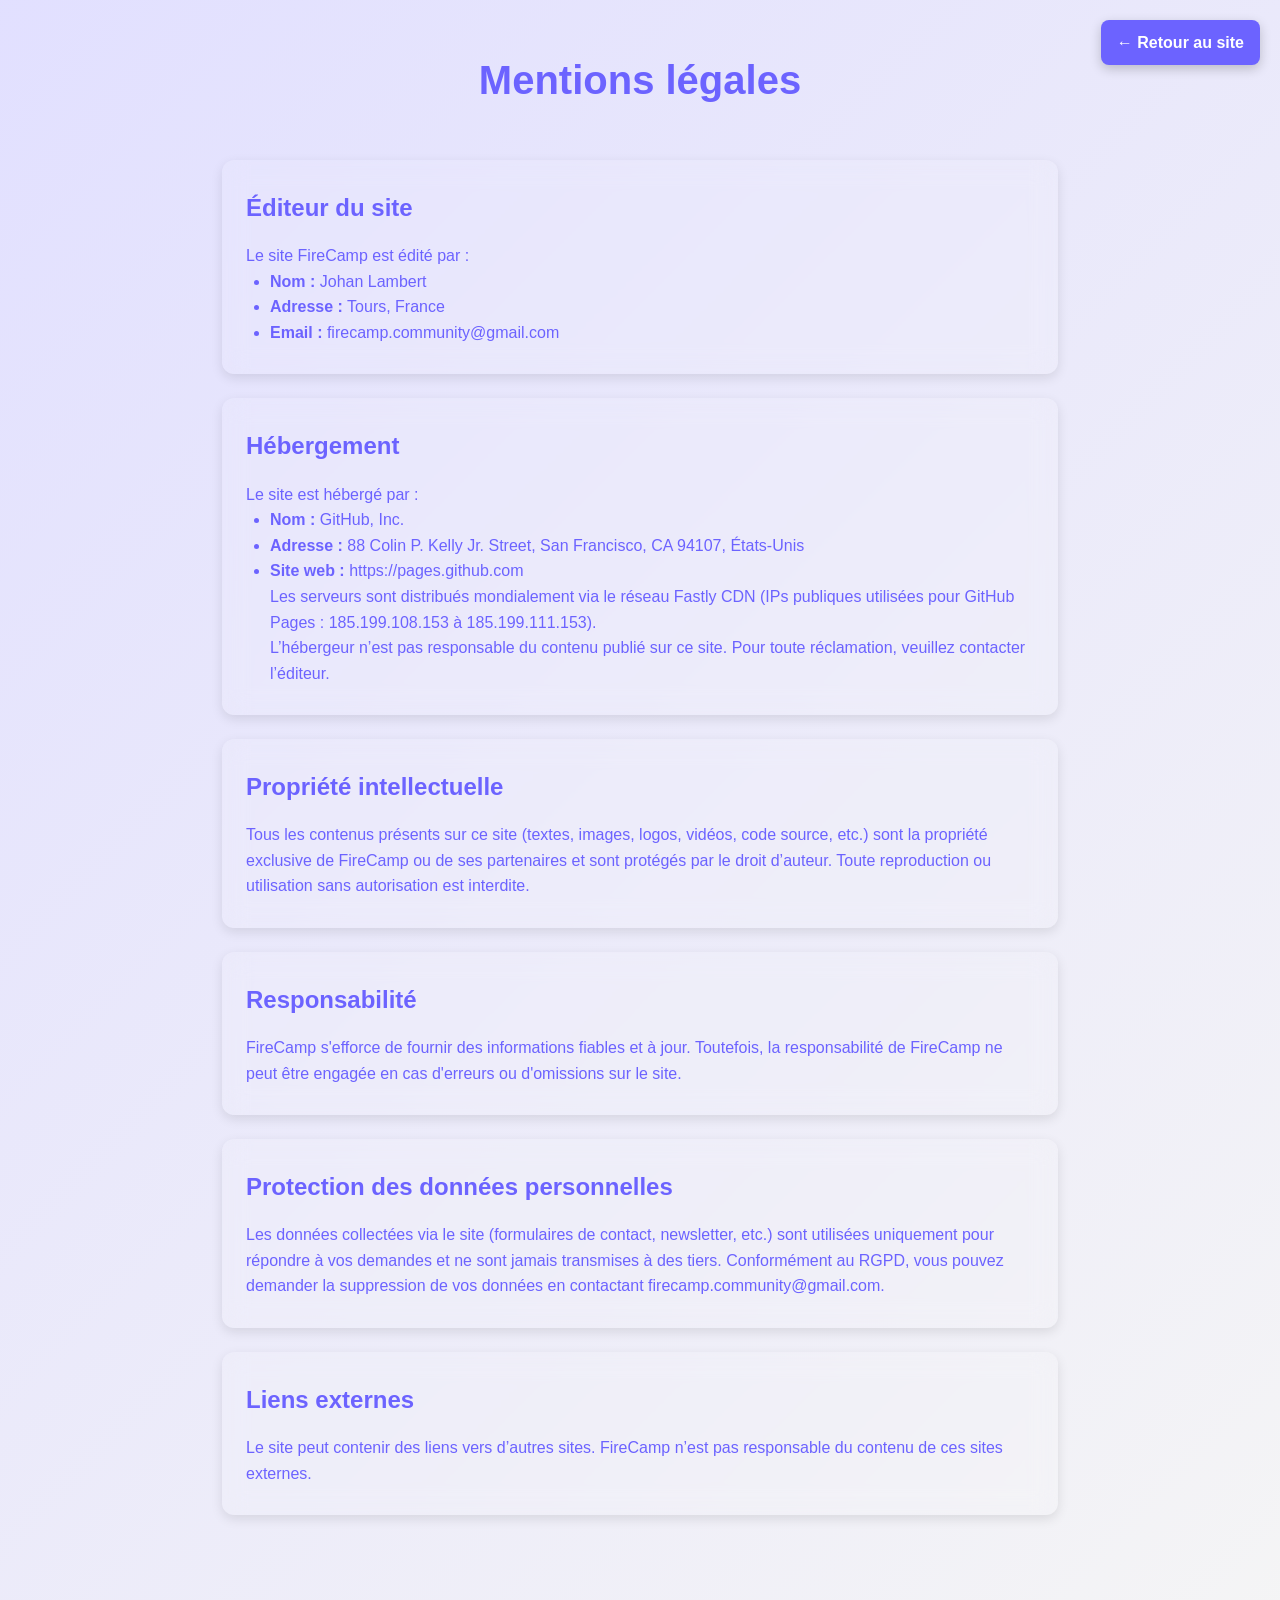
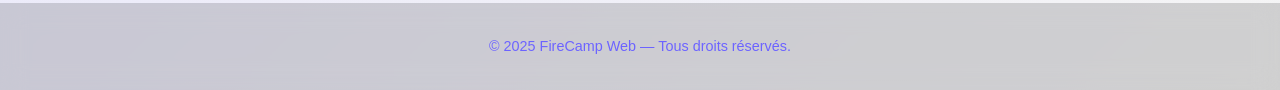
<file: mentions-legales.html>
<!DOCTYPE html>
<html lang="fr">

<head>
    <meta charset="UTF-8">
    <meta name="viewport" content="width=device-width, initial-scale=1.0">
    <title>Mentions légales — FireCamp</title>
    <style>
        /* RESET & BASE */
        * {
            box-sizing: border-box;
            margin: 0;
            padding: 0;
            font-family: 'Arial', sans-serif;
        }

        body {
            background: linear-gradient(135deg, #6c63ff33, #f5f5f5);
            color: #fff;
            line-height: 1.6;
        }

        a {
            color: #6c63ff;
            text-decoration: none;
            transition: color 0.3s;
        }

        a:hover {
            color: #ff6584;
        }

        header {
            text-align: center;
            padding: 3rem 1rem 1rem;
        }

        header h1 {
            font-size: 2.5rem;
            color: #6c63ff;
        }

        main {
            max-width: 900px;
            margin: 0 auto;
            padding: 2rem;
        }

        section {
            background: rgba(255, 255, 255, 0.1);
            backdrop-filter: blur(12px);
            border-radius: 12px;
            padding: 1.8rem 1.5rem;
            margin-bottom: 1.5rem;
            box-shadow: 0 4px 12px rgba(0, 0, 0, 0.1);
            transition: transform 0.3s, box-shadow 0.3s;
        }

        section:hover {
            transform: translateY(-4px);
            box-shadow: 0 8px 20px rgba(0, 0, 0, 0.2);
        }

        section h2 {
            margin-bottom: 1rem;
            color: #6c63ff;
            font-size: 1.5rem;
        }

        section p,
        section ul {
            font-size: 1rem;
            color: #6c63ff;
        }

        section ul {
            margin-left: 1.5rem;
            list-style-type: disc;
        }

        footer {
            padding: 2rem;
            text-align: center;
            background: rgba(0, 0, 0, 0.15);
            backdrop-filter: blur(12px);
            margin-top: 2rem;
        }

        footer p {
            color: #6c63ff;
            font-size: 0.9rem;
        }

        /* Responsive */
        @media (max-width: 600px) {
            header h1 {
                font-size: 2rem;
            }

            section {
                padding: 1.2rem 1rem;
            }
        }

        .back-btn {
            position: fixed;
            top: 20px;
            right: 20px;
            background: #6c63ff;
            color: #fff;
            padding: 0.6rem 1rem;
            border-radius: 8px;
            font-weight: bold;
            text-decoration: none;
            box-shadow: 0 4px 12px rgba(0, 0, 0, 0.2);
            transition: transform 0.2s, background 0.3s;
            z-index: 1000;
        }

        .back-btn:hover {
            background: #ff6584;
            transform: translateY(-2px);
        }
    </style>
</head>

<body>
    <header>
        <h1>Mentions légales</h1>
    </header>

    <main>
        <section>
            <h2>Éditeur du site</h2>
            <p>Le site FireCamp est édité par :</p>
            <ul>
                <li><strong>Nom :</strong> Johan Lambert</li>
                <li><strong>Adresse :</strong> Tours, France</li>
                <li><strong>Email :</strong> <a href="mailto:contact@firecamp.fr">firecamp.community@gmail.com</a></li>
            </ul>
        </section>

        <section>
            <h2>Hébergement</h2>
            <p>Le site est hébergé par :</p>
            <ul>
                <li><strong>Nom :</strong> GitHub, Inc.</li>
                <li><strong>Adresse :</strong> 88 Colin P. Kelly Jr. Street, San Francisco, CA 94107, États-Unis</li>
                <li><strong>Site web :</strong> <a href="https://pages.github.com" target="_blank">https://pages.github.com</a></li>
                <p>Les serveurs sont distribués mondialement via le réseau Fastly CDN (IPs publiques utilisées pour GitHub Pages : 185.199.108.153 à 185.199.111.153).</p>
                <p>L’hébergeur n’est pas responsable du contenu publié sur ce site. Pour toute réclamation, veuillez contacter l’éditeur.</p>
            </ul>
        </section>

        <section>
            <h2>Propriété intellectuelle</h2>
            <p>Tous les contenus présents sur ce site (textes, images, logos, vidéos, code source, etc.) sont la
                propriété exclusive de FireCamp ou de ses partenaires et sont protégés par le droit d’auteur. Toute
                reproduction ou utilisation sans autorisation est interdite.</p>
        </section>

        <section>
            <h2>Responsabilité</h2>
            <p>FireCamp s'efforce de fournir des informations fiables et à jour. Toutefois, la responsabilité de
                FireCamp ne peut être engagée en cas d'erreurs ou d'omissions sur le site.</p>
        </section>

        <section>
            <h2>Protection des données personnelles</h2>
            <p>Les données collectées via le site (formulaires de contact, newsletter, etc.) sont utilisées uniquement
                pour répondre à vos demandes et ne sont jamais transmises à des tiers. Conformément au RGPD, vous pouvez
                demander la suppression de vos données en contactant <a
                    href="mailto:contact@firecamp.fr">firecamp.community@gmail.com</a>.</p>
        </section>

        <section>
            <h2>Liens externes</h2>
            <p>Le site peut contenir des liens vers d’autres sites. FireCamp n’est pas responsable du contenu de ces
                sites externes.</p>
        </section>
        <a href="index.html" class="back-btn">← Retour au site</a>

    </main>

    <footer>
        <p>© 2025 FireCamp Web — Tous droits réservés.</p>
    </footer>

</body>


</html>
</file>
